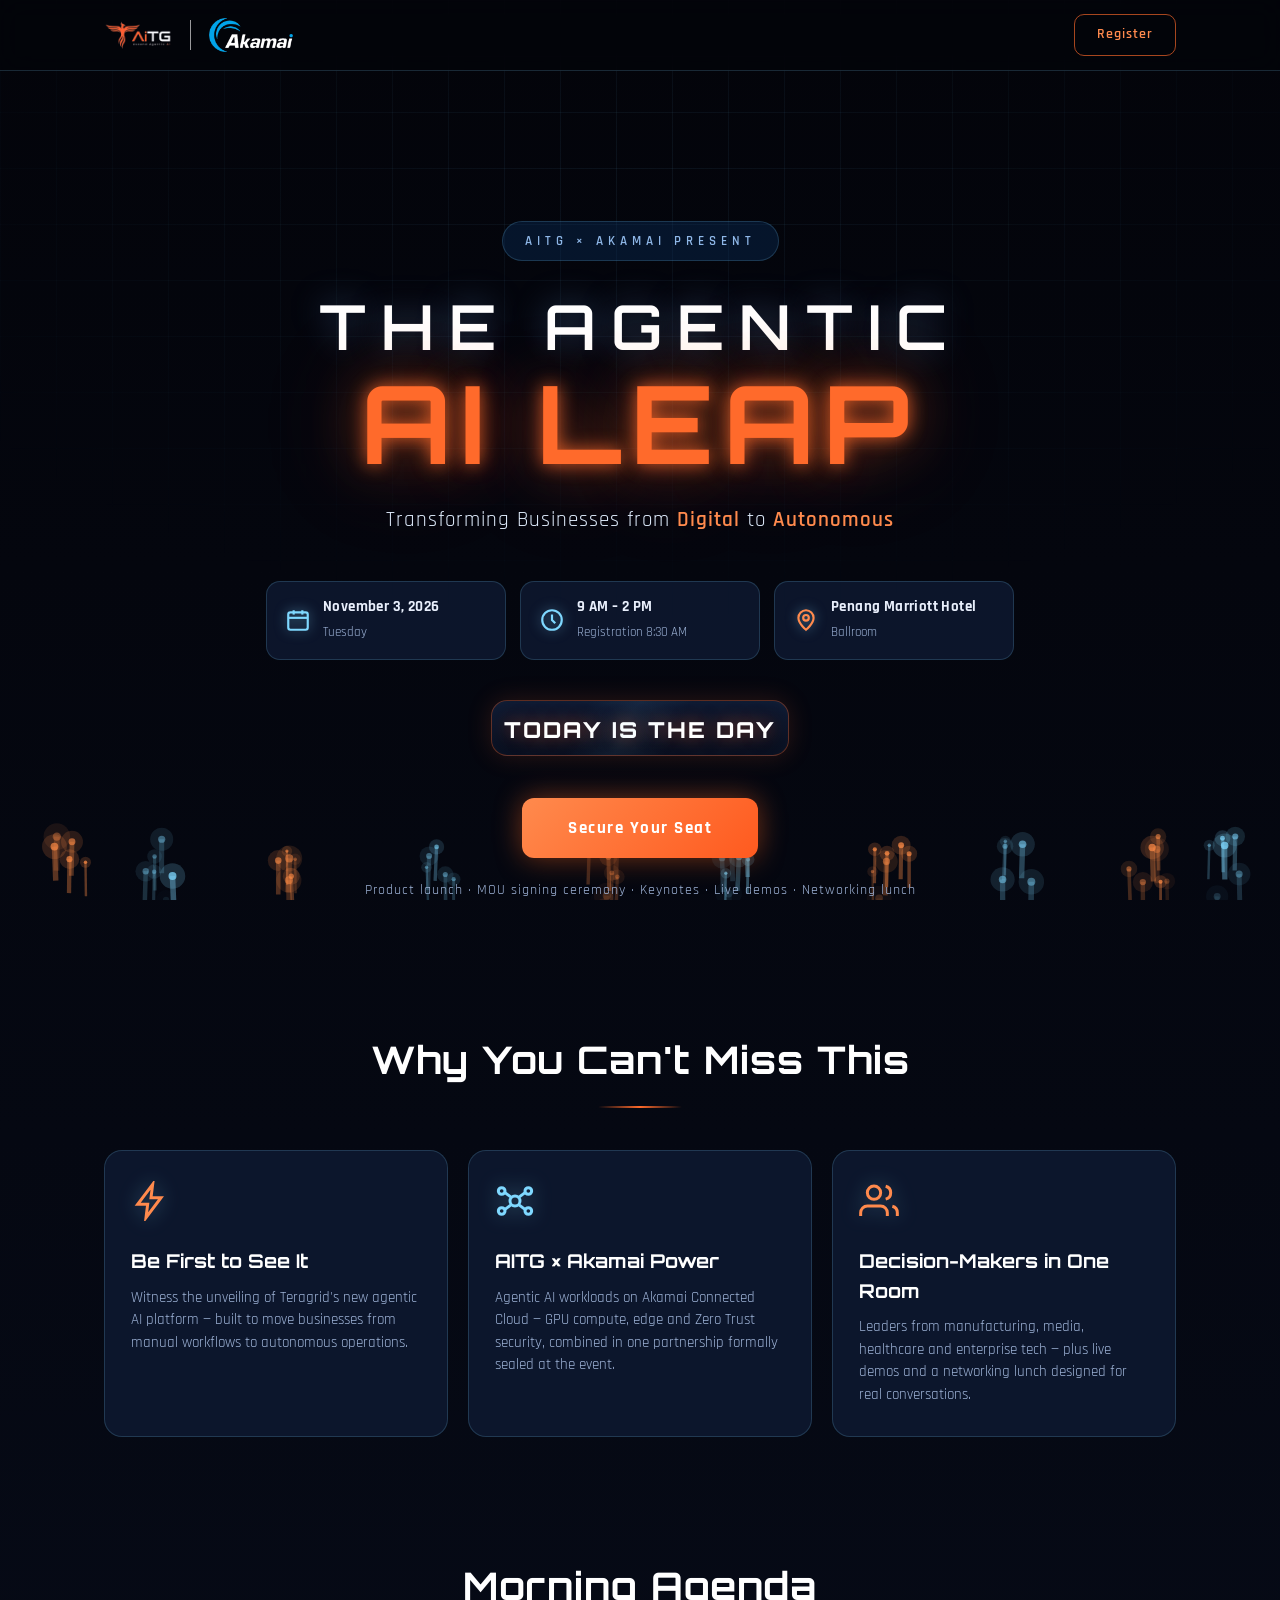
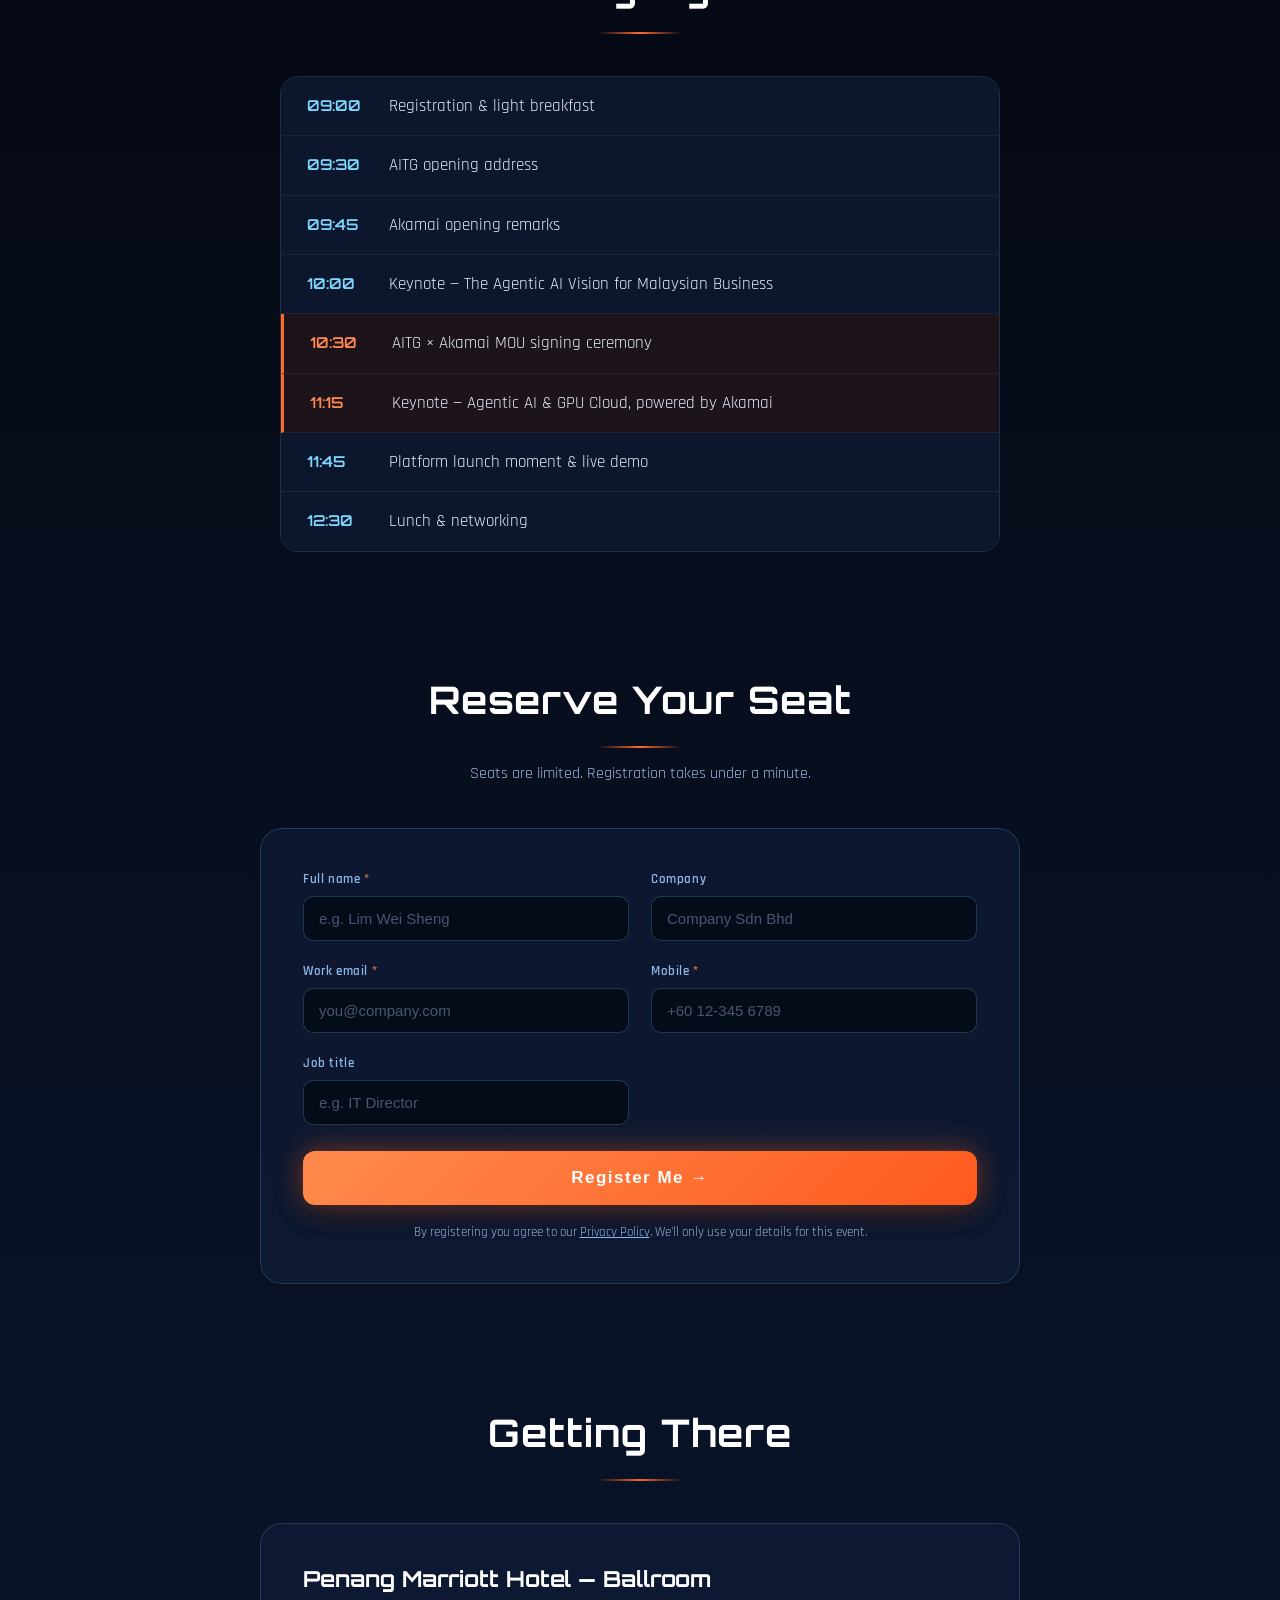
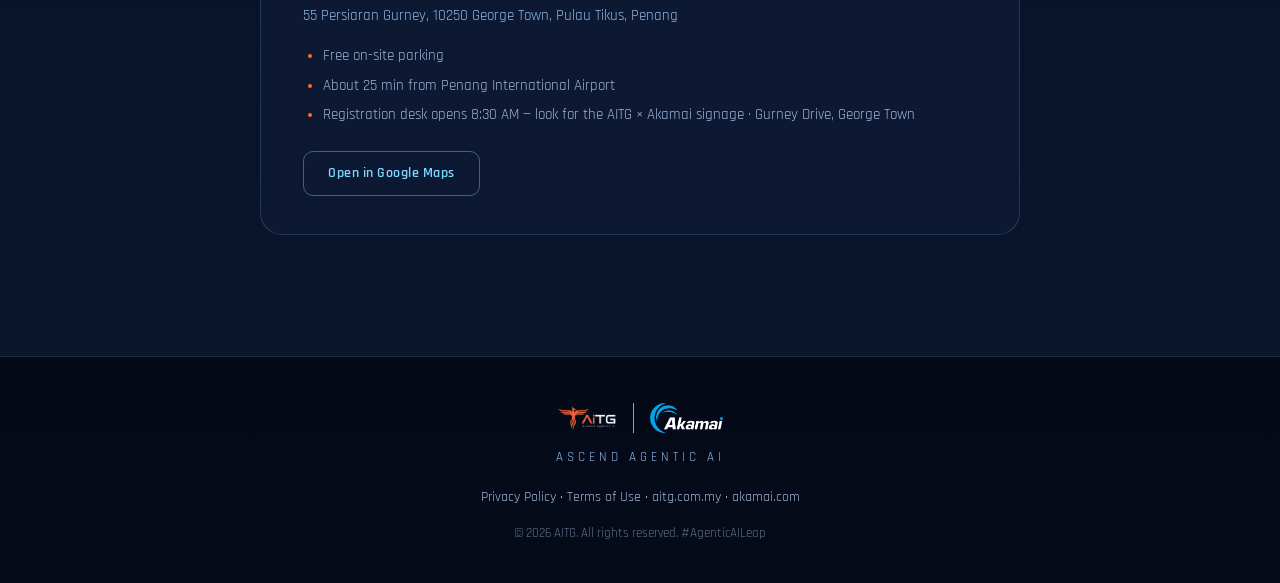
<file: index.html>
<!DOCTYPE html>
<html lang="en">
<head>
<meta charset="utf-8">
<meta name="viewport" content="width=device-width, initial-scale=1">
<title>The Agentic AI Leap — AITG × Akamai | 3 Nov 2026, Penang</title>
<meta name="description" content="AITG × Akamai present THE AGENTIC AI LEAP — Transforming Businesses from Digital to Autonomous. November 3, 2026, 9 AM – 2 PM, Penang Marriott Hotel, Ballroom. Register now.">
<meta property="og:title" content="The Agentic AI Leap — AITG × Akamai">
<meta property="og:description" content="Transforming Businesses from Digital to Autonomous. 3 Nov 2026 · Penang Marriott Hotel. Seats are limited — register today.">
<meta property="og:image" content="/og-image.png">
<meta property="og:type" content="website">
<link rel="icon" type="image/png" href="/favicon.png">
<link rel="preconnect" href="https://fonts.googleapis.com">
<link rel="preconnect" href="https://fonts.gstatic.com" crossorigin>
<link href="https://fonts.googleapis.com/css2?family=Orbitron:wght@500;600;700;800&family=Rajdhani:wght@400;500;600;700&display=swap" rel="stylesheet">
<link rel="stylesheet" href="/css/styles.css?v=4">
<script type="application/ld+json">
{
  "@context": "https://schema.org",
  "@type": "Event",
  "name": "The Agentic AI Leap",
  "description": "AITG × Akamai launch event — Transforming Businesses from Digital to Autonomous. Product launch, MOU ceremony, keynotes and networking.",
  "startDate": "2026-11-03T09:00:00+08:00",
  "endDate": "2026-11-03T14:00:00+08:00",
  "eventStatus": "https://schema.org/EventScheduled",
  "eventAttendanceMode": "https://schema.org/OfflineEventAttendanceMode",
  "location": {
    "@type": "Place",
    "name": "Penang Marriott Hotel, Ballroom",
    "address": { "@type": "PostalAddress", "streetAddress": "55 Persiaran Gurney, Pulau Tikus", "addressLocality": "George Town", "addressRegion": "Penang", "postalCode": "10250", "addressCountry": "MY" },
    "geo": { "@type": "GeoCoordinates", "latitude": 5.4312388, "longitude": 100.3172378 }
  },
  "image": ["/og-image.png"],
  "organizer": [
    { "@type": "Organization", "name": "AITG", "url": "https://aitg.com.my" },
    { "@type": "Organization", "name": "Akamai", "url": "https://www.akamai.com" }
  ]
}
</script>
</head>
<body>
<canvas id="ascend-canvas" aria-hidden="true"></canvas>
<div class="bg-grid" aria-hidden="true"></div>

<header class="nav">
  <div class="nav-inner">
    <div class="nav-lockup">
      <img src="/img/aitg-logo.png" alt="AITG" class="nav-logo">
      <span class="nav-div"></span>
      <img src="/img/akamai-logo.png" alt="Akamai" class="nav-logo">
    </div>
    <a href="#register" class="nav-cta">Register</a>
  </div>
</header>

<main>
  <!-- HERO -->
  <section class="hero">
    <div class="hero-badge">AITG &times; AKAMAI PRESENT</div>
    <h1 class="hero-title">
      <span class="t-white">THE AGENTIC</span>
      <span class="t-orange">AI&nbsp;LEAP</span>
    </h1>
    <p class="hero-tag">Transforming Businesses from <b>Digital</b> to <b>Autonomous</b></p>

    <div class="hero-facts">
      <div class="fact">
        <svg viewBox="0 0 24 24" fill="none" stroke="#7fd8ff" stroke-width="2"><rect x="3" y="5" width="18" height="16" rx="2"/><line x1="3" y1="10" x2="21" y2="10"/><line x1="8" y1="3" x2="8" y2="7"/><line x1="16" y1="3" x2="16" y2="7"/></svg>
        <div><b>November 3, 2026</b><span>Tuesday</span></div>
      </div>
      <div class="fact">
        <svg viewBox="0 0 24 24" fill="none" stroke="#7fd8ff" stroke-width="2"><circle cx="12" cy="12" r="9"/><path d="M12 7v5l3 3"/></svg>
        <div><b>9 AM – 2 PM</b><span>Registration 8:30 AM</span></div>
      </div>
      <div class="fact">
        <svg viewBox="0 0 24 24" fill="none" stroke="#ff8a4d" stroke-width="2"><path d="M12 21s-7-5.5-7-11a7 7 0 0 1 14 0c0 5.5-7 11-7 11z"/><circle cx="12" cy="10" r="2.6"/></svg>
        <div><b>Penang Marriott Hotel</b><span>Ballroom</span></div>
      </div>
    </div>

    <!-- countdown -->
    <div class="countdown" id="countdown" aria-label="Countdown to event day">
      <div class="cd-cell"><span id="cd-d">--</span><small>Days</small></div>
      <div class="cd-cell"><span id="cd-h">--</span><small>Hours</small></div>
      <div class="cd-cell"><span id="cd-m">--</span><small>Min</small></div>
      <div class="cd-cell"><span id="cd-s">--</span><small>Sec</small></div>
    </div>

    <a href="#register" class="btn-primary">Secure Your Seat</a>
    <p class="hero-note">Product launch &middot; MOU signing ceremony &middot; Keynotes &middot; Live demos &middot; Networking lunch</p>
  </section>

  <!-- WHY ATTEND -->
  <section class="section">
    <h2 class="sec-title" data-reveal>Why You Can't Miss This</h2>
    <div class="cards" data-reveal>
      <div class="card">
        <div class="card-ico">
          <svg viewBox="0 0 24 24" fill="none" stroke="#ff8a4d" stroke-width="1.8"><path d="M13 2L4 14h6l-1 8 9-12h-6l1-8z"/></svg>
        </div>
        <h3>Be First to See It</h3>
        <p>Witness the unveiling of Teragrid's new agentic AI platform — built to move businesses from manual workflows to autonomous operations.</p>
      </div>
      <div class="card">
        <div class="card-ico">
          <svg viewBox="0 0 24 24" fill="none" stroke="#7fd8ff" stroke-width="1.8"><circle cx="12" cy="12" r="3"/><circle cx="4" cy="6" r="2"/><circle cx="20" cy="6" r="2"/><circle cx="4" cy="18" r="2"/><circle cx="20" cy="18" r="2"/><line x1="6" y1="7" x2="10" y2="10"/><line x1="18" y1="7" x2="14" y2="10"/><line x1="6" y1="17" x2="10" y2="14"/><line x1="18" y1="17" x2="14" y2="14"/></svg>
        </div>
        <h3>AITG &times; Akamai Power</h3>
        <p>Agentic AI workloads on Akamai Connected Cloud — GPU compute, edge and Zero Trust security, combined in one partnership formally sealed at the event.</p>
      </div>
      <div class="card">
        <div class="card-ico">
          <svg viewBox="0 0 24 24" fill="none" stroke="#ff8a4d" stroke-width="1.8"><path d="M17 21v-2a4 4 0 0 0-4-4H5a4 4 0 0 0-4 4v2"/><circle cx="9" cy="7" r="4"/><path d="M23 21v-2a4 4 0 0 0-3-3.87"/><path d="M16 3.13a4 4 0 0 1 0 7.75"/></svg>
        </div>
        <h3>Decision-Makers in One Room</h3>
        <p>Leaders from manufacturing, media, healthcare and enterprise tech — plus live demos and a networking lunch designed for real conversations.</p>
      </div>
    </div>
  </section>

  <!-- AGENDA -->
  <section class="section">
    <h2 class="sec-title" data-reveal>Morning Agenda</h2>
    <div class="agenda" data-reveal>
      <div class="ag-row"><span class="ag-time">09:00</span><span>Registration &amp; light breakfast</span></div>
      <div class="ag-row"><span class="ag-time">09:30</span><span>AITG opening address</span></div>
      <div class="ag-row"><span class="ag-time">09:45</span><span>Akamai opening remarks</span></div>
      <div class="ag-row"><span class="ag-time">10:00</span><span>Keynote — The Agentic AI Vision for Malaysian Business</span></div>
      <div class="ag-row highlight"><span class="ag-time">10:30</span><span>AITG &times; Akamai MOU signing ceremony</span></div>
      <div class="ag-row highlight"><span class="ag-time">11:15</span><span>Keynote — Agentic AI &amp; GPU Cloud, powered by Akamai</span></div>
      <div class="ag-row"><span class="ag-time">11:45</span><span>Platform launch moment &amp; live demo</span></div>
      <div class="ag-row"><span class="ag-time">12:30</span><span>Lunch &amp; networking</span></div>
    </div>
  </section>

  <!-- REGISTER -->
  <section class="section" id="register">
    <h2 class="sec-title" data-reveal>Reserve Your Seat</h2>
    <p class="sec-sub">Seats are limited. Registration takes under a minute.</p>

    <div class="form-shell" data-reveal>
      <form id="reg-form" novalidate>
        <div class="f-grid">
          <div class="f-field">
            <label for="f-name">Full name <em>*</em></label>
            <input id="f-name" name="name" type="text" autocomplete="name" required maxlength="200" placeholder="e.g. Lim Wei Sheng">
          </div>
          <div class="f-field">
            <label for="f-company">Company</label>
            <input id="f-company" name="company" type="text" autocomplete="organization" maxlength="200" placeholder="Company Sdn Bhd">
          </div>
          <div class="f-field">
            <label for="f-email">Work email <em>*</em></label>
            <input id="f-email" name="email" type="email" autocomplete="email" required maxlength="200" placeholder="you@company.com">
          </div>
          <div class="f-field">
            <label for="f-phone">Mobile <em>*</em></label>
            <input id="f-phone" name="phone" type="tel" autocomplete="tel" required maxlength="40" placeholder="+60 12-345 6789">
          </div>
          <div class="f-field">
            <label for="f-title">Job title</label>
            <input id="f-title" name="title" type="text" autocomplete="organization-title" maxlength="200" placeholder="e.g. IT Director">
          </div>
        </div>
        <p class="f-error" id="f-error" role="alert" hidden></p>
        <button type="submit" class="btn-primary btn-submit" id="f-submit">Register Me →</button>
        <p class="f-privacy">By registering you agree to our <a href="/privacy">Privacy Policy</a>. We'll only use your details for this event.</p>
      </form>

      <div class="form-success" id="form-success" hidden>
        <div class="succ-ico">
          <svg viewBox="0 0 24 24" fill="none" stroke="#7CFCB2" stroke-width="2.2"><circle cx="12" cy="12" r="10" opacity="0.35"/><path d="M7 12.5l3.2 3.2L17 9"/></svg>
        </div>
        <h3>You're on the list!</h3>
        <p id="succ-msg">Your seat is reserved. We've sent a confirmation to your email — see you on November 3.</p>
        <div class="succ-actions">
          <a class="btn-ghost" href="/the-agentic-ai-leap.ics" download>Add to Calendar (.ics)</a>
          <a class="btn-ghost" id="gcal-link" target="_blank" rel="noopener">Google Calendar</a>
        </div>
        <p class="succ-ref">Registration ref: <code id="succ-ref">—</code></p>
      </div>
    </div>
  </section>

  <!-- VENUE -->
  <section class="section">
    <h2 class="sec-title" data-reveal>Getting There</h2>
    <div class="venue-card" data-reveal>
      <div class="venue-info">
        <h3>Penang Marriott Hotel — Ballroom</h3>
        <p>55 Persiaran Gurney, 10250 George Town, Pulau Tikus, Penang</p>
        <ul>
          <li>Free on-site parking</li>
          <li>About 25 min from Penang International Airport</li>
          <li>Registration desk opens 8:30 AM — look for the AITG &times; Akamai signage · Gurney Drive, George Town</li>
        </ul>
        <a class="btn-ghost" href="https://maps.app.goo.gl/vSTfGxhbwy4erK2K8" target="_blank" rel="noopener">Open in Google Maps</a>
      </div>
    </div>
  </section>
</main>

<footer class="footer">
  <div class="footer-lockup">
    <img src="/img/aitg-logo.png" alt="AITG" class="f-logo">
    <span class="nav-div"></span>
    <img src="/img/akamai-logo.png" alt="Akamai" class="f-logo">
  </div>
  <p class="footer-tag">Ascend Agentic Ai</p>
  <nav class="footer-links">
    <a href="/privacy">Privacy Policy</a> &middot;
    <a href="/terms">Terms of Use</a> &middot;
    <a href="https://aitg.com.my">aitg.com.my</a> &middot;
    <a href="https://www.akamai.com" rel="noopener">akamai.com</a>
  </nav>
  <p class="footer-copy">&copy; 2026 AITG. All rights reserved. #AgenticAILeap</p>
</footer>

<script src="/js/app.js?v=4" defer></script>
<script src="https://aibot.com.my/widget.js" data-key="aitg" defer></script>
</body>
</html>
</file>
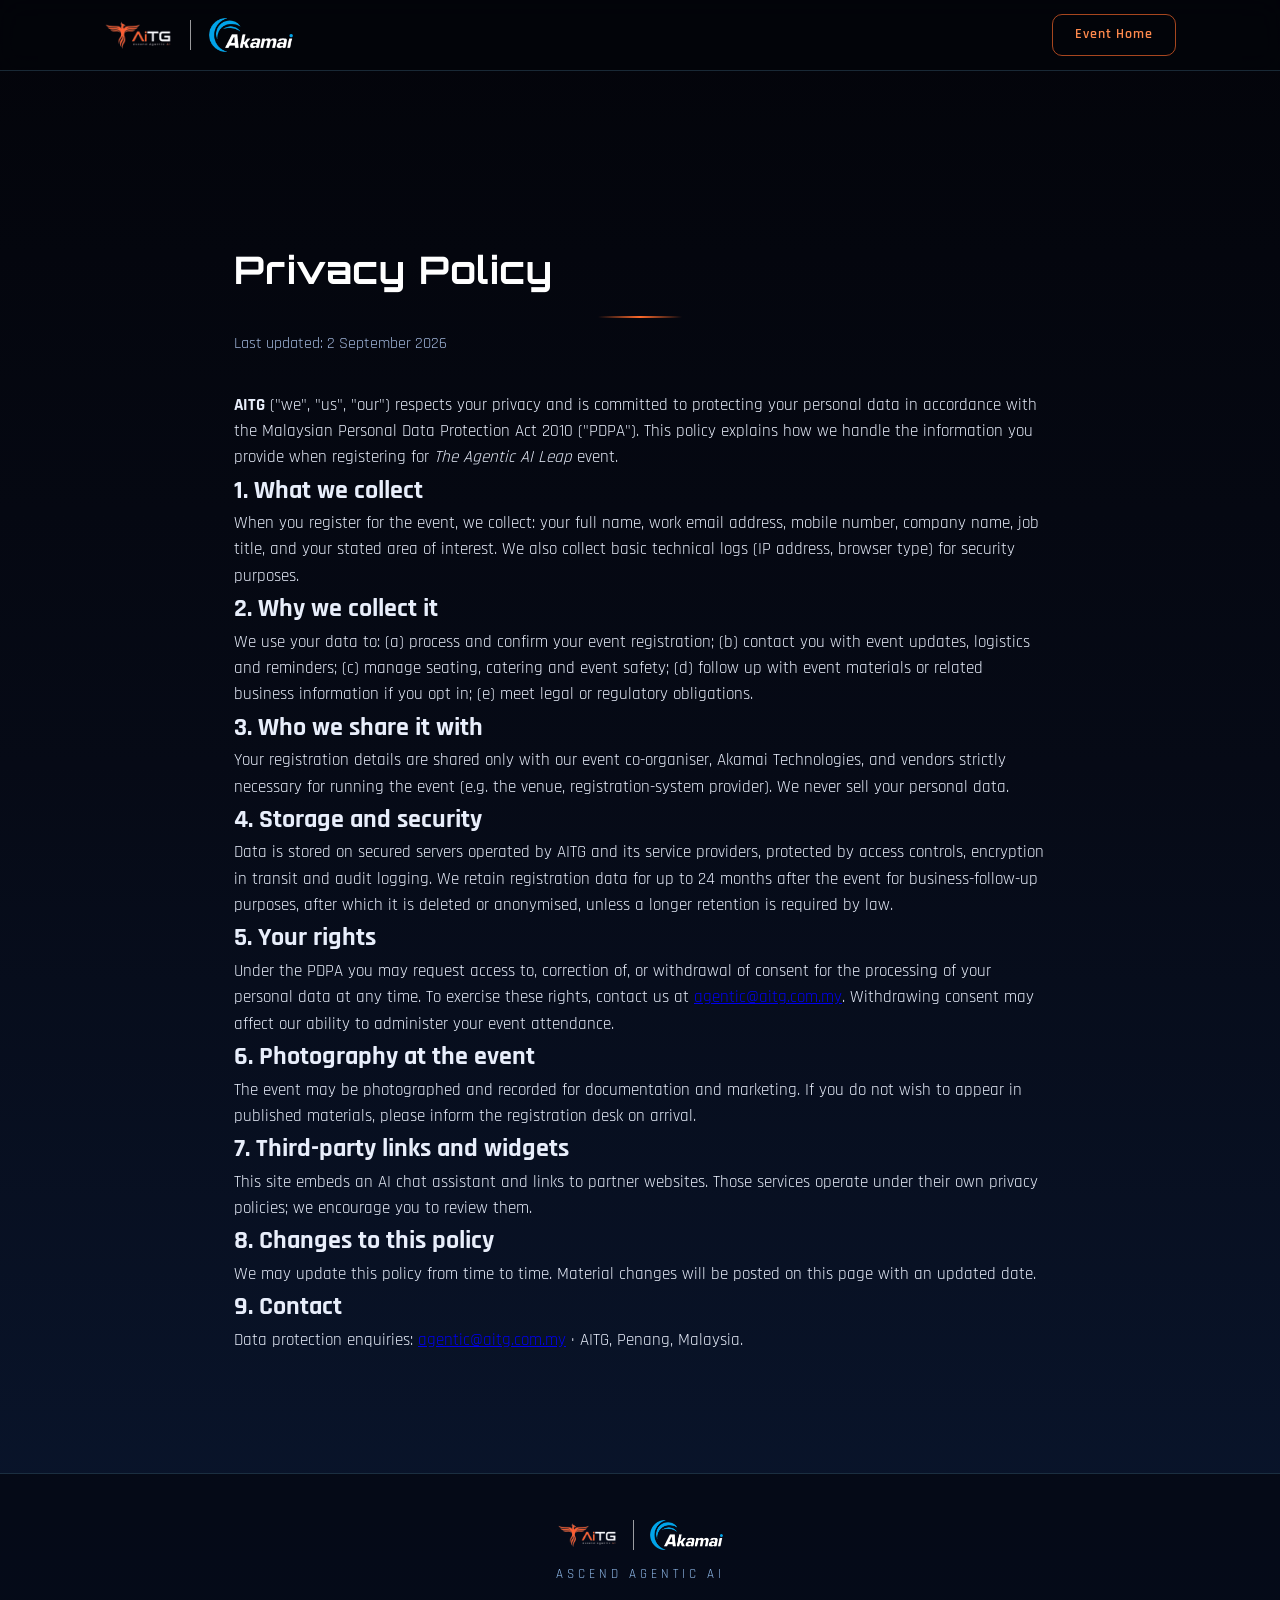
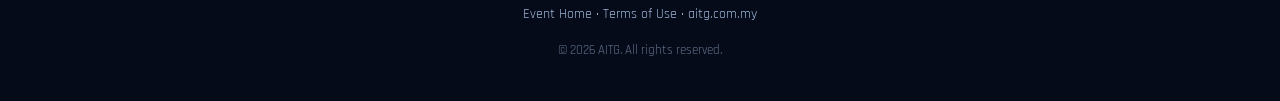
<file: privacy.html>
<!DOCTYPE html>
<html lang="en">
<head>
<meta charset="utf-8">
<meta name="viewport" content="width=device-width, initial-scale=1">
<title>Privacy Policy — The Agentic AI Leap</title>
<meta name="description" content="Privacy Policy for The Agentic AI Leap event registration (AITG × Akamai, 3 Nov 2026, Penang).">
<link rel="icon" type="image/png" href="/favicon.png">
<link rel="preconnect" href="https://fonts.googleapis.com">
<link rel="preconnect" href="https://fonts.gstatic.com" crossorigin>
<link href="https://fonts.googleapis.com/css2?family=Orbitron:wght@500;600;700;800&family=Rajdhani:wght@400;500;600;700&display=swap" rel="stylesheet">
<link rel="stylesheet" href="/css/styles.css?v=1">
</head>
<body>
<header class="nav">
  <div class="nav-inner">
    <div class="nav-lockup">
      <img src="/img/aitg-logo.png" alt="AITG" class="nav-logo">
      <span class="nav-div"></span>
      <img src="/img/akamai-logo.png" alt="Akamai" class="nav-logo">
    </div>
    <a href="/" class="nav-cta">Event Home</a>
  </div>
</header>

<main style="padding-top:110px; max-width:860px;">
  <section class="section">
    <h1 class="sec-title" style="text-align:left;">Privacy Policy</h1>
    <p class="sec-sub" style="text-align:left;">Last updated: 2 September 2026</p>

    <div class="legal" style="margin-top:36px;">
      <p><strong>AITG</strong> ("we", "us", "our") respects your privacy and is committed to protecting your personal data in accordance with the Malaysian Personal Data Protection Act 2010 ("PDPA"). This policy explains how we handle the information you provide when registering for <em>The Agentic AI Leap</em> event.</p>

      <h2>1. What we collect</h2>
      <p>When you register for the event, we collect: your full name, work email address, mobile number, company name, job title, and your stated area of interest. We also collect basic technical logs (IP address, browser type) for security purposes.</p>

      <h2>2. Why we collect it</h2>
      <p>We use your data to: (a) process and confirm your event registration; (b) contact you with event updates, logistics and reminders; (c) manage seating, catering and event safety; (d) follow up with event materials or related business information if you opt in; (e) meet legal or regulatory obligations.</p>

      <h2>3. Who we share it with</h2>
      <p>Your registration details are shared only with our event co-organiser, Akamai Technologies, and vendors strictly necessary for running the event (e.g. the venue, registration-system provider). We never sell your personal data.</p>

      <h2>4. Storage and security</h2>
      <p>Data is stored on secured servers operated by AITG and its service providers, protected by access controls, encryption in transit and audit logging. We retain registration data for up to 24 months after the event for business-follow-up purposes, after which it is deleted or anonymised, unless a longer retention is required by law.</p>

      <h2>5. Your rights</h2>
      <p>Under the PDPA you may request access to, correction of, or withdrawal of consent for the processing of your personal data at any time. To exercise these rights, contact us at <a href="mailto:agentic@aitg.com.my">agentic@aitg.com.my</a>. Withdrawing consent may affect our ability to administer your event attendance.</p>

      <h2>6. Photography at the event</h2>
      <p>The event may be photographed and recorded for documentation and marketing. If you do not wish to appear in published materials, please inform the registration desk on arrival.</p>

      <h2>7. Third-party links and widgets</h2>
      <p>This site embeds an AI chat assistant and links to partner websites. Those services operate under their own privacy policies; we encourage you to review them.</p>

      <h2>8. Changes to this policy</h2>
      <p>We may update this policy from time to time. Material changes will be posted on this page with an updated date.</p>

      <h2>9. Contact</h2>
      <p>Data protection enquiries: <a href="mailto:agentic@aitg.com.my">agentic@aitg.com.my</a> · AITG, Penang, Malaysia.</p>
    </div>
  </section>
</main>

<footer class="footer">
  <div class="footer-lockup">
    <img src="/img/aitg-logo.png" alt="AITG" class="f-logo">
    <span class="nav-div"></span>
    <img src="/img/akamai-logo.png" alt="Akamai" class="f-logo">
  </div>
  <p class="footer-tag">Ascend Agentic Ai</p>
  <nav class="footer-links">
    <a href="/">Event Home</a> &middot; <a href="/terms">Terms of Use</a> &middot; <a href="https://aitg.com.my">aitg.com.my</a>
  </nav>
  <p class="footer-copy">&copy; 2026 AITG. All rights reserved.</p>
</footer>
</body>
</html>
</file>
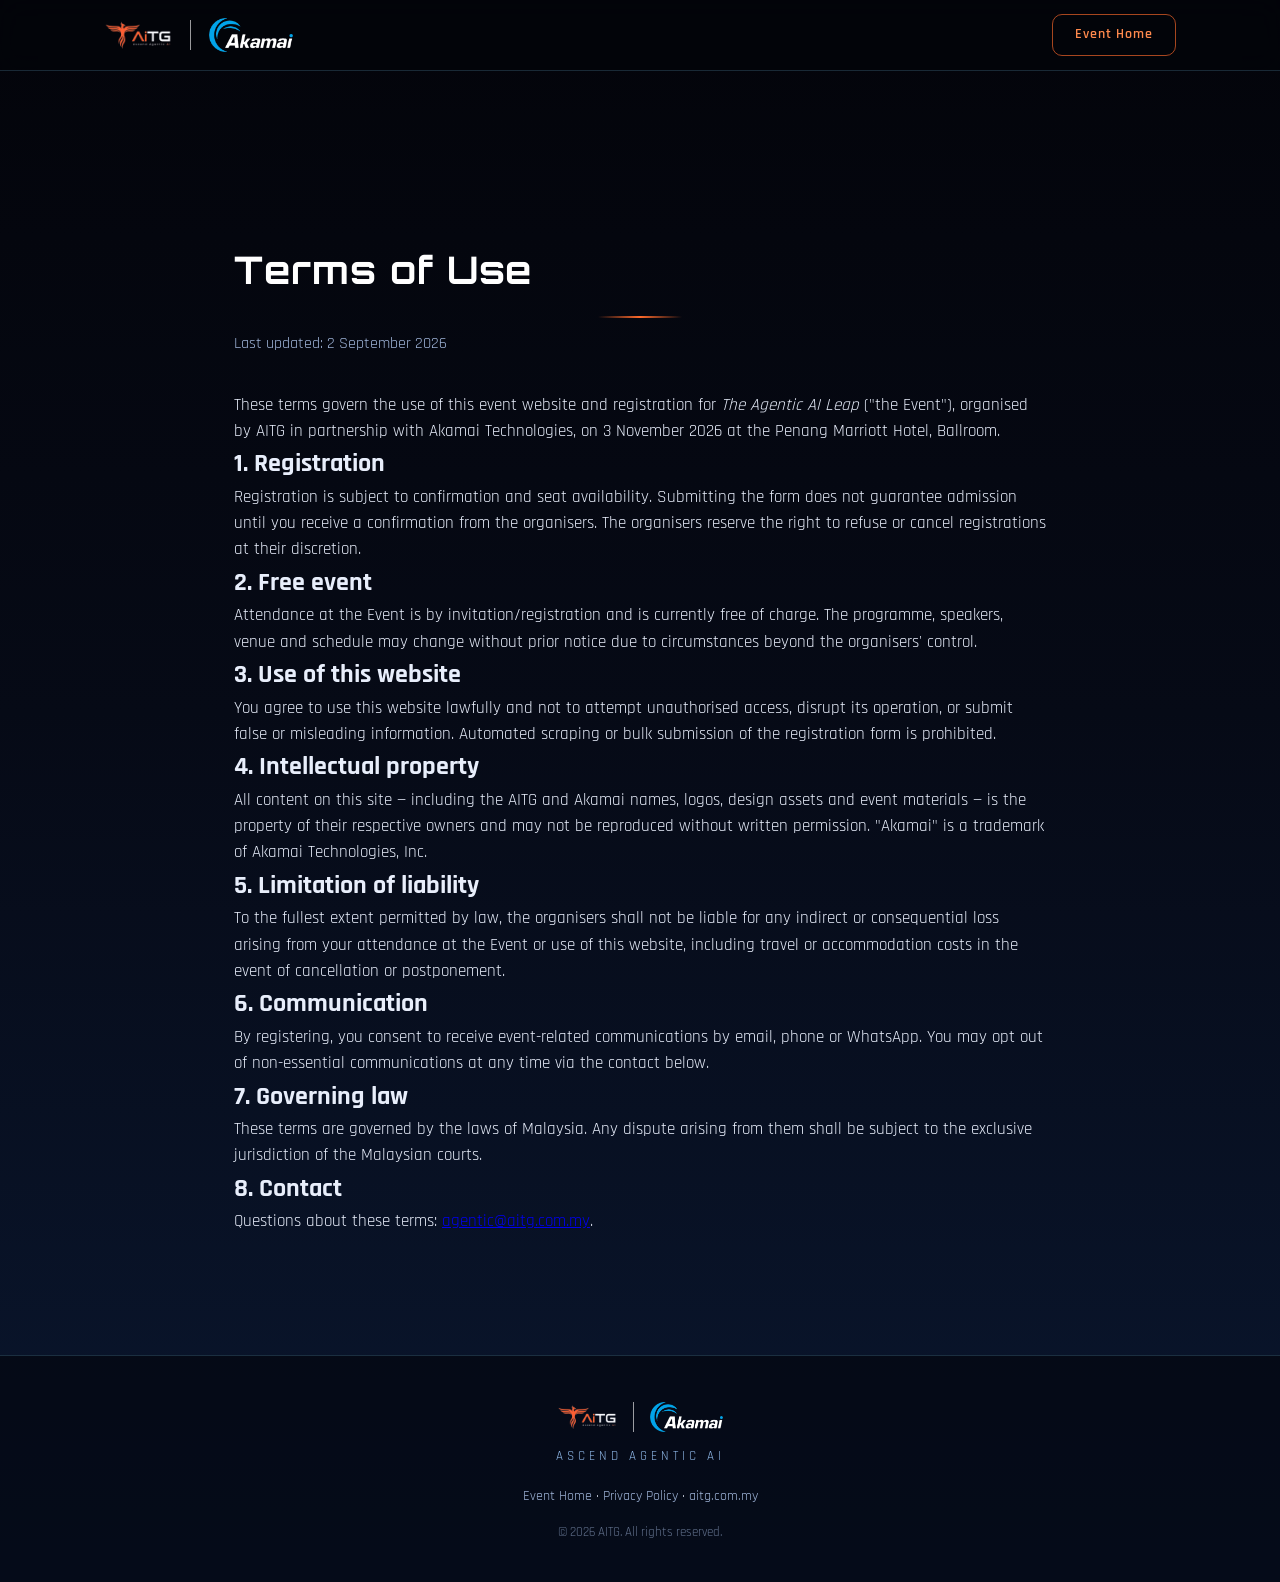
<file: terms.html>
<!DOCTYPE html>
<html lang="en">
<head>
<meta charset="utf-8">
<meta name="viewport" content="width=device-width, initial-scale=1">
<title>Terms of Use — The Agentic AI Leap</title>
<meta name="description" content="Terms of Use for The Agentic AI Leap event website and registration (AITG × Akamai, 3 Nov 2026, Penang).">
<link rel="icon" type="image/png" href="/favicon.png">
<link rel="preconnect" href="https://fonts.googleapis.com">
<link rel="preconnect" href="https://fonts.gstatic.com" crossorigin>
<link href="https://fonts.googleapis.com/css2?family=Orbitron:wght@500;600;700;800&family=Rajdhani:wght@400;500;600;700&display=swap" rel="stylesheet">
<link rel="stylesheet" href="/css/styles.css?v=1">
</head>
<body>
<header class="nav">
  <div class="nav-inner">
    <div class="nav-lockup">
      <img src="/img/aitg-logo.png" alt="AITG" class="nav-logo">
      <span class="nav-div"></span>
      <img src="/img/akamai-logo.png" alt="Akamai" class="nav-logo">
    </div>
    <a href="/" class="nav-cta">Event Home</a>
  </div>
</header>

<main style="padding-top:110px; max-width:860px;">
  <section class="section">
    <h1 class="sec-title" style="text-align:left;">Terms of Use</h1>
    <p class="sec-sub" style="text-align:left;">Last updated: 2 September 2026</p>

    <div class="legal" style="margin-top:36px;">
      <p>These terms govern the use of this event website and registration for <em>The Agentic AI Leap</em> ("the Event"), organised by AITG in partnership with Akamai Technologies, on 3 November 2026 at the Penang Marriott Hotel, Ballroom.</p>

      <h2>1. Registration</h2>
      <p>Registration is subject to confirmation and seat availability. Submitting the form does not guarantee admission until you receive a confirmation from the organisers. The organisers reserve the right to refuse or cancel registrations at their discretion.</p>

      <h2>2. Free event</h2>
      <p>Attendance at the Event is by invitation/registration and is currently free of charge. The programme, speakers, venue and schedule may change without prior notice due to circumstances beyond the organisers' control.</p>

      <h2>3. Use of this website</h2>
      <p>You agree to use this website lawfully and not to attempt unauthorised access, disrupt its operation, or submit false or misleading information. Automated scraping or bulk submission of the registration form is prohibited.</p>

      <h2>4. Intellectual property</h2>
      <p>All content on this site — including the AITG and Akamai names, logos, design assets and event materials — is the property of their respective owners and may not be reproduced without written permission. "Akamai" is a trademark of Akamai Technologies, Inc.</p>

      <h2>5. Limitation of liability</h2>
      <p>To the fullest extent permitted by law, the organisers shall not be liable for any indirect or consequential loss arising from your attendance at the Event or use of this website, including travel or accommodation costs in the event of cancellation or postponement.</p>

      <h2>6. Communication</h2>
      <p>By registering, you consent to receive event-related communications by email, phone or WhatsApp. You may opt out of non-essential communications at any time via the contact below.</p>

      <h2>7. Governing law</h2>
      <p>These terms are governed by the laws of Malaysia. Any dispute arising from them shall be subject to the exclusive jurisdiction of the Malaysian courts.</p>

      <h2>8. Contact</h2>
      <p>Questions about these terms: <a href="mailto:agentic@aitg.com.my">agentic@aitg.com.my</a>.</p>
    </div>
  </section>
</main>

<footer class="footer">
  <div class="footer-lockup">
    <img src="/img/aitg-logo.png" alt="AITG" class="f-logo">
    <span class="nav-div"></span>
    <img src="/img/akamai-logo.png" alt="Akamai" class="f-logo">
  </div>
  <p class="footer-tag">Ascend Agentic Ai</p>
  <nav class="footer-links">
    <a href="/">Event Home</a> &middot; <a href="/privacy">Privacy Policy</a> &middot; <a href="https://aitg.com.my">aitg.com.my</a>
  </nav>
  <p class="footer-copy">&copy; 2026 AITG. All rights reserved.</p>
</footer>
</body>
</html>
</file>
<file: css/styles.css>
/* The Agentic AI Leap — landing page. Palette matches the event poster:
   cosmic black #03040a → navy #0a1730, orange #ff6a2b, cyan #7fd8ff. */
:root {
  --bg-0: #03040a;
  --bg-1: #060a16;
  --bg-2: #0a1730;
  --navy: #0d3468;
  --orange: #ff6a2b;
  --orange-soft: #ff8a4d;
  --cyan: #7fd8ff;
  --cyan-dim: #8fb8e8;
  --text: #e8eefb;
  --muted: #9fb4d8;
  --card: rgba(16, 28, 54, 0.72);
  --line: rgba(127, 216, 255, 0.18);
}

* { margin: 0; padding: 0; box-sizing: border-box; }
html { scroll-behavior: smooth; }
body {
  background: linear-gradient(180deg, var(--bg-0) 0%, var(--bg-1) 45%, var(--bg-2) 100%);
  color: var(--text);
  font-family: "Rajdhani", "Segoe UI", system-ui, sans-serif;
  font-size: 17px;
  line-height: 1.55;
  overflow-x: hidden;
  min-height: 100vh;
}

/* ---- background layers ---- */
#ascend-canvas { position: fixed; inset: 0; width: 100%; height: 100%; z-index: 0; pointer-events: none; }
.bg-grid {
  position: fixed; inset: 0; z-index: 0; pointer-events: none; opacity: 0.9;
  background-image:
    linear-gradient(rgba(127, 216, 255, 0.08) 1px, transparent 1px),
    linear-gradient(90deg, rgba(127, 216, 255, 0.08) 1px, transparent 1px);
  background-size: 56px 56px;
  -webkit-mask-image: radial-gradient(ellipse 90% 70% at 50% 20%, #000 0%, transparent 75%);
          mask-image: radial-gradient(ellipse 90% 70% at 50% 20%, #000 0%, transparent 75%);
}
header.nav, main, footer.footer { position: relative; z-index: 2; }

@media (prefers-reduced-motion: reduce) {
  #ascend-canvas { display: none; }
  html { scroll-behavior: auto; }
}

/* ---- nav ---- */
.nav { position: fixed; top: 0; left: 0; right: 0; z-index: 10;
  background: rgba(3, 4, 10, 0.75); backdrop-filter: blur(14px); -webkit-backdrop-filter: blur(14px);
  border-bottom: 1px solid var(--line); }
.nav-inner { max-width: 1120px; margin: 0 auto; padding: 14px 24px;
  display: flex; align-items: center; justify-content: space-between; }
.nav-lockup { display: flex; align-items: center; gap: 18px; }
.nav-logo { height: 34px; width: auto; }
.nav-div { width: 1px; height: 30px; background: rgba(255, 255, 255, 0.6); }
.nav-cta {
  font-size: 14px; font-weight: 600; letter-spacing: 1px; text-decoration: none;
  color: var(--orange-soft); border: 1px solid rgba(255, 106, 43, 0.65);
  padding: 9px 22px; border-radius: 10px; transition: all 0.2s ease;
}
.nav-cta:hover { background: rgba(255, 106, 43, 0.12); box-shadow: 0 0 18px rgba(255, 106, 43, 0.3); }

main { max-width: 1120px; margin: 0 auto; padding: 0 24px; }

/* ---- hero ---- */
.hero { text-align: center; padding: 150px 0 70px; }
.hero-badge {
  display: inline-block; font-size: 13px; font-weight: 600; letter-spacing: 5px;
  color: var(--cyan-dim); border: 1px solid var(--line); border-radius: 999px;
  padding: 9px 22px; background: rgba(13, 52, 104, 0.35);
}
.hero-title { margin-top: 34px; font-family: "Orbitron", sans-serif; line-height: 1.02; }
.hero-title span { display: block; }
.t-white {
  font-size: clamp(34px, 6vw, 62px); font-weight: 600; letter-spacing: clamp(6px, 1.4vw, 15px);
  color: #fff; text-shadow: 0 0 34px rgba(120, 180, 255, 0.35);
}
.t-orange {
  margin-top: 10px;
  font-size: clamp(52px, 10vw, 108px); font-weight: 700; letter-spacing: clamp(3px, 1vw, 10px);
  color: var(--orange);
  text-shadow: 0 0 18px rgba(255, 106, 43, 0.85), 0 0 55px rgba(255, 106, 43, 0.5), 0 0 110px rgba(255, 106, 43, 0.3);
}
.hero-tag { margin-top: 26px; font-size: clamp(16px, 2.2vw, 21px); color: #dbe7f7; letter-spacing: 1px; }
.hero-tag b { color: var(--orange-soft); font-weight: 600; }

.hero-facts {
  margin: 44px auto 0; max-width: 780px; display: flex; justify-content: center; gap: 14px; flex-wrap: wrap;
}
.fact {
  flex: 1 1 200px; max-width: 240px; display: flex; align-items: center; gap: 12px; text-align: left;
  background: var(--card); border: 1px solid var(--line); border-radius: 14px; padding: 14px 18px;
}
.fact svg { width: 26px; height: 26px; flex-shrink: 0; filter: drop-shadow(0 0 6px rgba(127, 216, 255, 0.5)); }
.fact b { display: block; font-size: 14.5px; letter-spacing: 0.4px; }
.fact span { font-size: 12.5px; color: var(--muted); }

.countdown { margin: 40px auto 0; display: flex; justify-content: center; gap: 18px; }
.cd-cell {
  min-width: 104px; padding: 18px 12px 14px; border-radius: 16px;
  background: linear-gradient(180deg, rgba(16, 28, 54, 0.85), rgba(8, 14, 30, 0.9));
  border: 1px solid rgba(255, 106, 43, 0.35);
  box-shadow: 0 0 26px rgba(255, 106, 43, 0.16), inset 0 0 18px rgba(127, 216, 255, 0.05);
  position: relative; overflow: hidden;
}
.cd-cell::before { /* scanline sheen */
  content: ""; position: absolute; inset: 0;
  background: linear-gradient(115deg, transparent 30%, rgba(127, 216, 255, 0.07) 46%, transparent 62%);
  pointer-events: none;
}
.cd-cell span {
  display: block; font-family: "Orbitron", sans-serif; font-size: 44px; font-weight: 800;
  color: #fff; font-variant-numeric: tabular-nums; line-height: 1;
  text-shadow: 0 0 18px rgba(255, 106, 43, 0.55);
}
.cd-cell small { display: block; margin-top: 9px; font-size: 11px; letter-spacing: 3px; text-transform: uppercase; color: var(--cyan-dim); }
/* tick animation: number flips in */
.cd-cell span.tick { animation: cd-tick 0.5s cubic-bezier(0.22, 1, 0.36, 1); }
@keyframes cd-tick {
  0%   { opacity: 0; transform: translateY(-55%) scale(0.94); filter: blur(3px); }
  100% { opacity: 1; transform: none; filter: none; }
}
@media (min-width: 861px) {
  .cd-cell { min-width: 128px; }
  .cd-cell span { font-size: 56px; }
}
@media (prefers-reduced-motion: reduce) { .cd-cell span.tick { animation: none; } }

.btn-primary {
  display: inline-block; margin-top: 42px; text-decoration: none; cursor: pointer;
  font-size: 17px; font-weight: 700; letter-spacing: 1.5px; color: #fff;
  background: linear-gradient(135deg, #ff8a4d, #ff5a1f);
  border: none; border-radius: 12px; padding: 17px 46px;
  box-shadow: 0 0 28px rgba(255, 106, 43, 0.45), 0 8px 26px rgba(0, 0, 0, 0.4);
  transition: transform 0.15s ease, box-shadow 0.2s ease;
}
.btn-primary:hover { transform: translateY(-2px); box-shadow: 0 0 40px rgba(255, 106, 43, 0.6), 0 12px 30px rgba(0, 0, 0, 0.45); }
.hero-note { margin-top: 22px; font-size: 13.5px; letter-spacing: 1px; color: var(--muted); }

/* ---- sections ---- */
.section { padding: 60px 0; }
.sec-title {
  text-align: center; font-family: "Orbitron", sans-serif;
  font-size: clamp(26px, 4vw, 38px); font-weight: 700; letter-spacing: 1px; color: #fff;
}
.sec-title::after {
  content: ""; display: block; width: 84px; height: 2px; margin: 16px auto 0;
  background: linear-gradient(90deg, transparent, var(--orange), transparent);
}
.sec-sub { text-align: center; margin-top: 14px; color: var(--muted); font-size: 15.5px; }

.cards { margin-top: 42px; display: grid; grid-template-columns: repeat(3, 1fr); gap: 20px; }
.card {
  background: var(--card); border: 1px solid var(--line); border-radius: 18px; padding: 30px 26px;
  transition: border-color 0.25s ease, box-shadow 0.25s ease;
}
.card:hover { border-color: rgba(255, 106, 43, 0.45); box-shadow: 0 0 30px rgba(255, 106, 43, 0.12); }
.card-ico svg { width: 40px; height: 40px; filter: drop-shadow(0 0 10px rgba(127, 216, 255, 0.35)); }
.card h3 { margin-top: 18px; font-family: "Orbitron", sans-serif; font-size: 19px; color: #fff; }
.card p { margin-top: 10px; font-size: 14.5px; color: var(--muted); }

.agenda { margin: 42px auto 0; max-width: 720px; border: 1px solid var(--line); border-radius: 18px; overflow: hidden; }
.ag-row {
  display: flex; gap: 26px; padding: 16px 26px; align-items: baseline;
  border-bottom: 1px solid rgba(127, 216, 255, 0.08); background: var(--card);
}
.ag-row:last-child { border-bottom: none; }
.ag-time { font-family: "Orbitron", sans-serif; font-weight: 600; color: var(--cyan); min-width: 56px; font-size: 15px; }
.ag-row.highlight { background: rgba(255, 106, 43, 0.09); border-left: 3px solid var(--orange); }
.ag-row.highlight .ag-time { color: var(--orange-soft); }

/* ---- form ---- */
.form-shell { margin: 42px auto 0; max-width: 760px; background: var(--card); border: 1px solid var(--line); border-radius: 22px; padding: 40px 42px; }
.f-grid { display: grid; grid-template-columns: 1fr 1fr; gap: 20px 22px; }
.f-field label { display: block; font-size: 13px; font-weight: 600; letter-spacing: 0.6px; color: var(--cyan-dim); margin-bottom: 7px; }
.f-field label em { color: var(--orange-soft); font-style: normal; }
.f-field input, .f-field select {
  width: 100%; padding: 13px 15px; border-radius: 10px; font-size: 15px; color: var(--text);
  background: rgba(3, 6, 14, 0.65); border: 1px solid rgba(127, 216, 255, 0.22);
  transition: border-color 0.2s ease, box-shadow 0.2s ease;
}
.f-field input::placeholder { color: rgba(159, 180, 216, 0.45); }
.f-field input:focus, .f-field select:focus {
  outline: none; border-color: var(--cyan); box-shadow: 0 0 0 3px rgba(127, 216, 255, 0.14);
}
.f-field input.invalid { border-color: #ff5a5a; box-shadow: 0 0 0 3px rgba(255, 90, 90, 0.12); }
.f-field select { appearance: none; -webkit-appearance: none;
  background-image: url("data:image/svg+xml;utf8,<svg xmlns='http://www.w3.org/2000/svg' width='12' height='8' viewBox='0 0 12 8'><path d='M1 1l5 5 5-5' stroke='%237fd8ff' stroke-width='2' fill='none' stroke-linecap='round'/></svg>");
  background-repeat: no-repeat; background-position: right 15px center; }
.f-error { margin-top: 18px; color: #ff8a8a; font-size: 14px; text-align: center; }
.btn-submit { width: 100%; margin-top: 26px; }
.btn-submit[disabled] { opacity: 0.6; cursor: wait; transform: none; }
.f-privacy { margin-top: 18px; font-size: 12.5px; color: var(--muted); text-align: center; }
.f-privacy a { color: var(--cyan-dim); }

.form-success { text-align: center; padding: 20px 0; }
.succ-ico svg { width: 74px; height: 74px; filter: drop-shadow(0 0 18px rgba(124, 252, 178, 0.4)); }
.form-success h3 { margin-top: 18px; font-family: "Orbitron", sans-serif; font-size: 28px; color: #fff; }
.form-success p { margin-top: 12px; color: var(--muted); max-width: 460px; margin-left: auto; margin-right: auto; }
.succ-actions { margin-top: 26px; display: flex; gap: 14px; justify-content: center; flex-wrap: wrap; }
.btn-ghost {
  display: inline-block; text-decoration: none; font-size: 14px; font-weight: 600; letter-spacing: 0.5px;
  color: var(--cyan); border: 1px solid rgba(127, 216, 255, 0.4); border-radius: 10px; padding: 11px 24px;
  transition: background 0.2s ease;
}
.btn-ghost:hover { background: rgba(127, 216, 255, 0.09); }
.succ-ref { margin-top: 22px; font-size: 13px; }
.succ-ref code { color: var(--orange-soft); font-family: ui-monospace, monospace; }

/* ---- venue ---- */
.venue-card { margin: 42px auto 0; max-width: 760px; background: var(--card); border: 1px solid var(--line); border-radius: 22px; padding: 38px 42px; }
.venue-info h3 { font-family: "Orbitron", sans-serif; font-size: 22px; color: #fff; }
.venue-info > p { margin-top: 8px; color: var(--cyan-dim); font-size: 15px; }
.venue-info ul { margin: 18px 0 24px; padding-left: 20px; color: var(--muted); font-size: 14.5px; }
.venue-info li { margin-bottom: 7px; }
.venue-info li::marker { color: var(--orange); }

/* ---- footer ---- */
.footer { border-top: 1px solid var(--line); margin-top: 60px; padding: 46px 24px 40px; text-align: center; background: rgba(3, 4, 10, 0.6); }
.footer-lockup { display: flex; align-items: center; justify-content: center; gap: 16px; }
.f-logo { height: 30px; width: auto; }
.footer-tag { margin-top: 14px; font-size: 13px; letter-spacing: 4px; text-transform: uppercase; color: var(--cyan-dim); }
.footer-links { margin-top: 20px; font-size: 13.5px; }
.footer-links a { color: var(--muted); text-decoration: none; }
.footer-links a:hover { color: var(--cyan); }
.footer-copy { margin-top: 16px; font-size: 12.5px; color: rgba(159, 180, 216, 0.6); }

/* ---- scroll effects (apple-style) ---- */
[data-reveal] {
  opacity: 0;
  transform: translateY(36px);
  transition: opacity 0.9s cubic-bezier(0.22, 1, 0.36, 1), transform 0.9s cubic-bezier(0.22, 1, 0.36, 1);
  will-change: opacity, transform;
}
[data-reveal].revealed { opacity: 1; transform: none; }
.no-observer [data-reveal] { opacity: 1; transform: none; } /* JS-free fallback */
@media (prefers-reduced-motion: reduce) {
  [data-reveal] { opacity: 1; transform: none; transition: none; }
}

/* ---- responsive ---- */
@media (max-width: 860px) {
  .cards { grid-template-columns: 1fr; }
  .f-grid { grid-template-columns: 1fr; }
  .hero { padding-top: 120px; }
  .hero-facts { flex-direction: column; align-items: center; }
  .fact { max-width: 340px; width: 100%; }
}
@media (max-width: 480px) {
  .nav-logo { height: 26px; }
  .countdown { gap: 8px; flex-wrap: wrap; }
  .cd-cell { min-width: 76px; padding: 12px 8px 10px; }
  .cd-cell span { font-size: 30px; }
  .form-shell { padding: 28px 22px; }
  .venue-card { padding: 28px 24px; }
}
</file>
